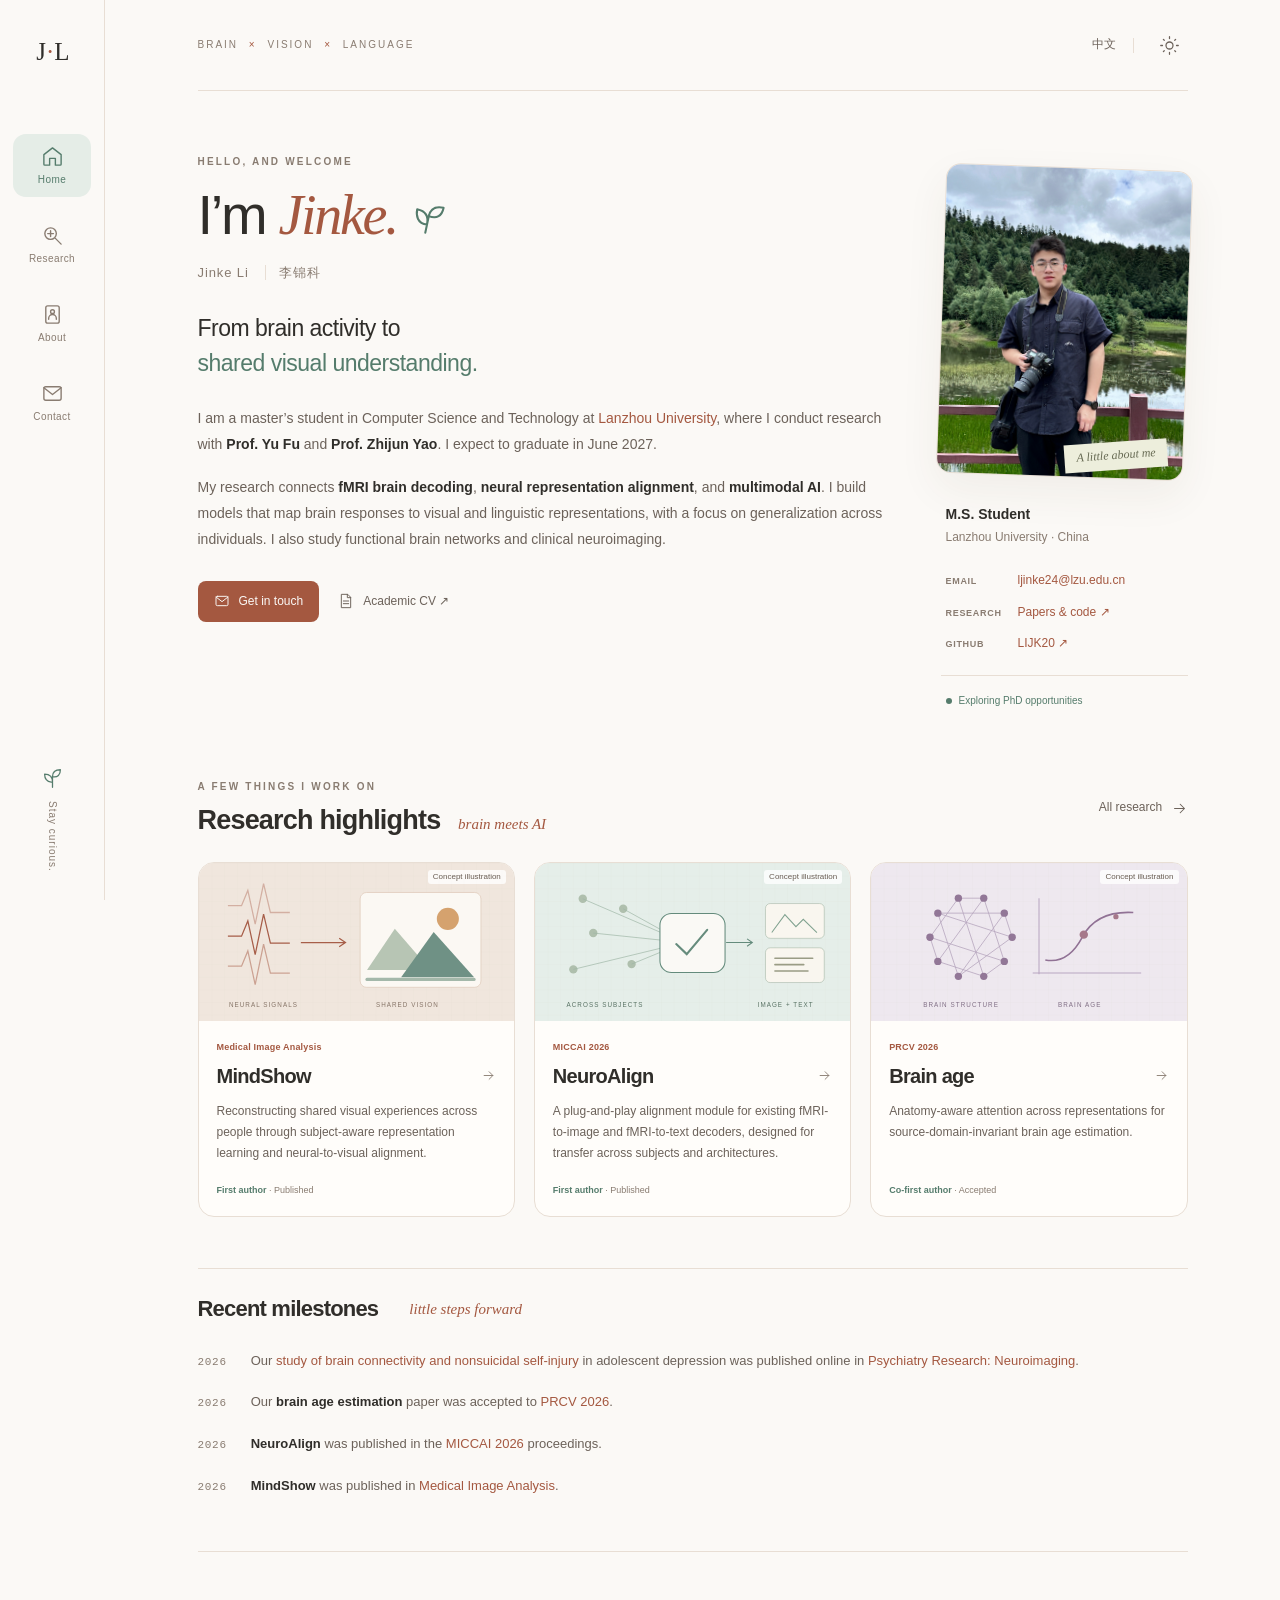
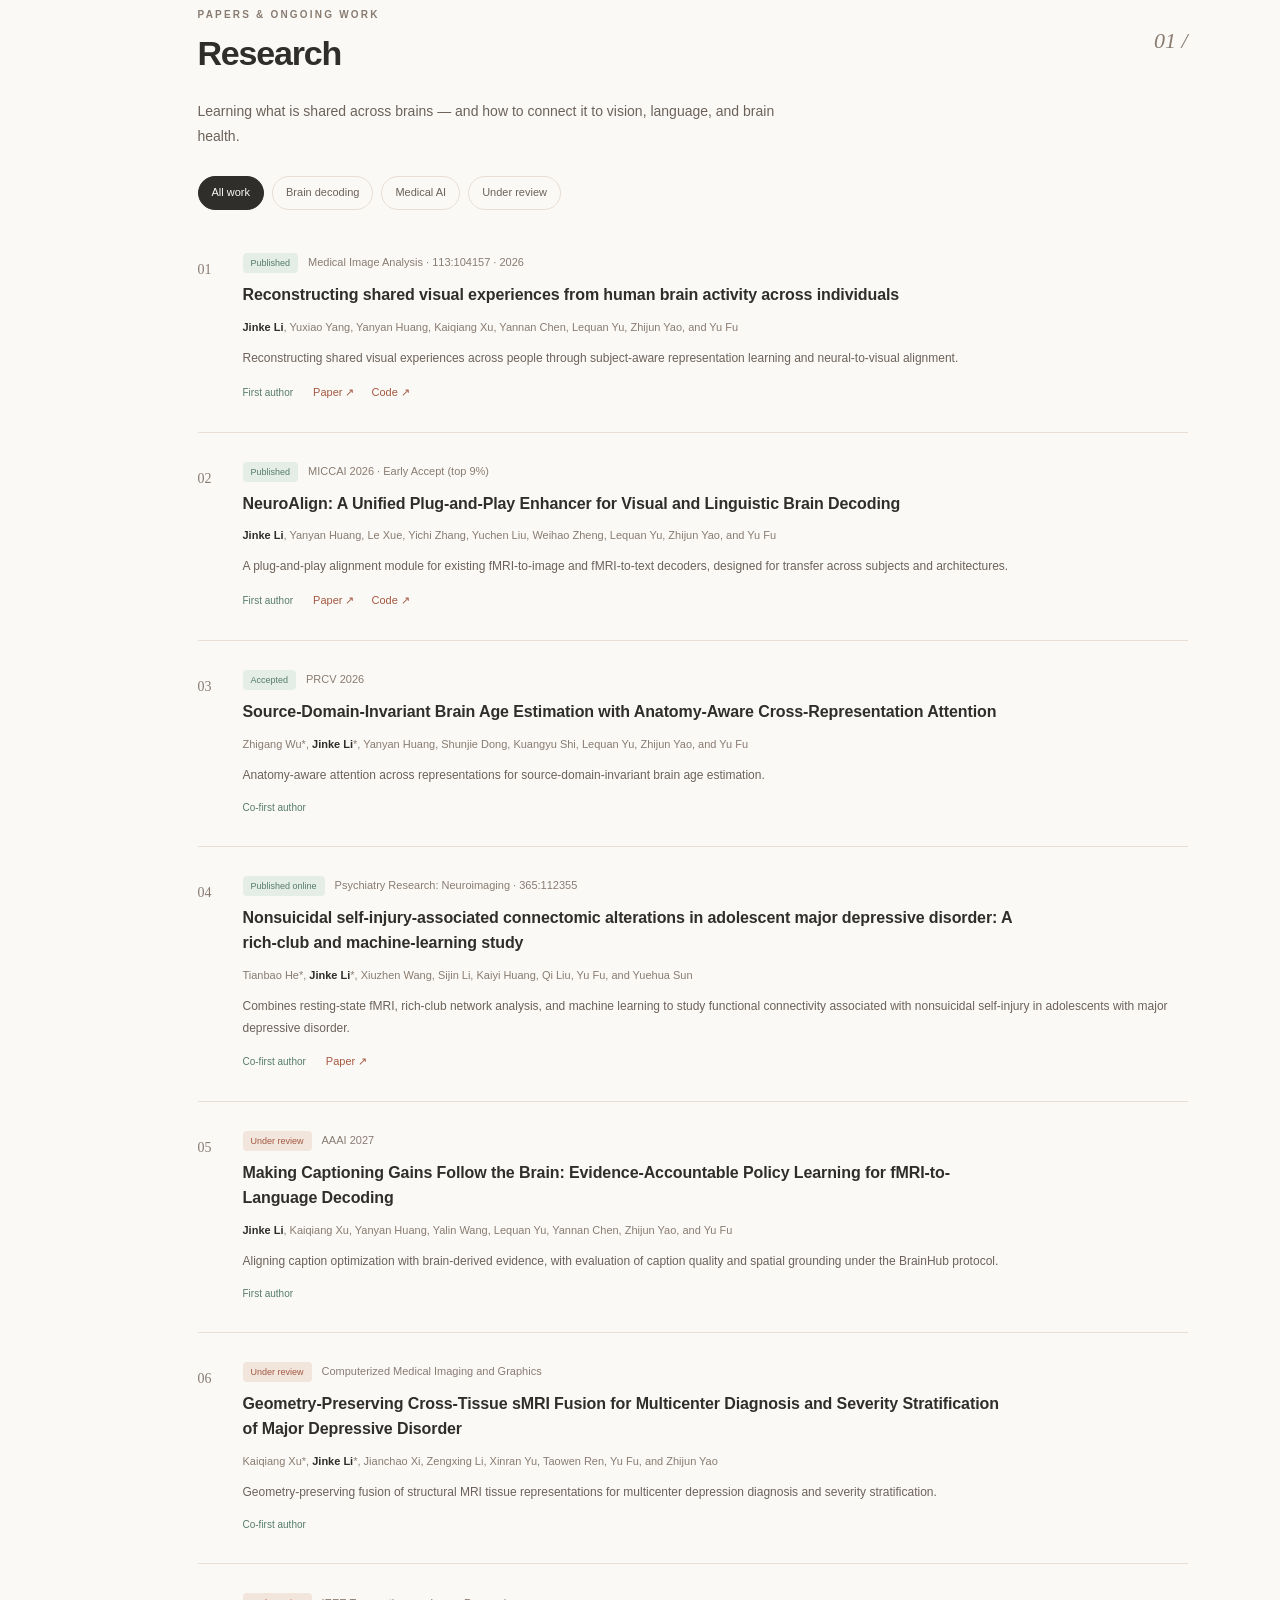
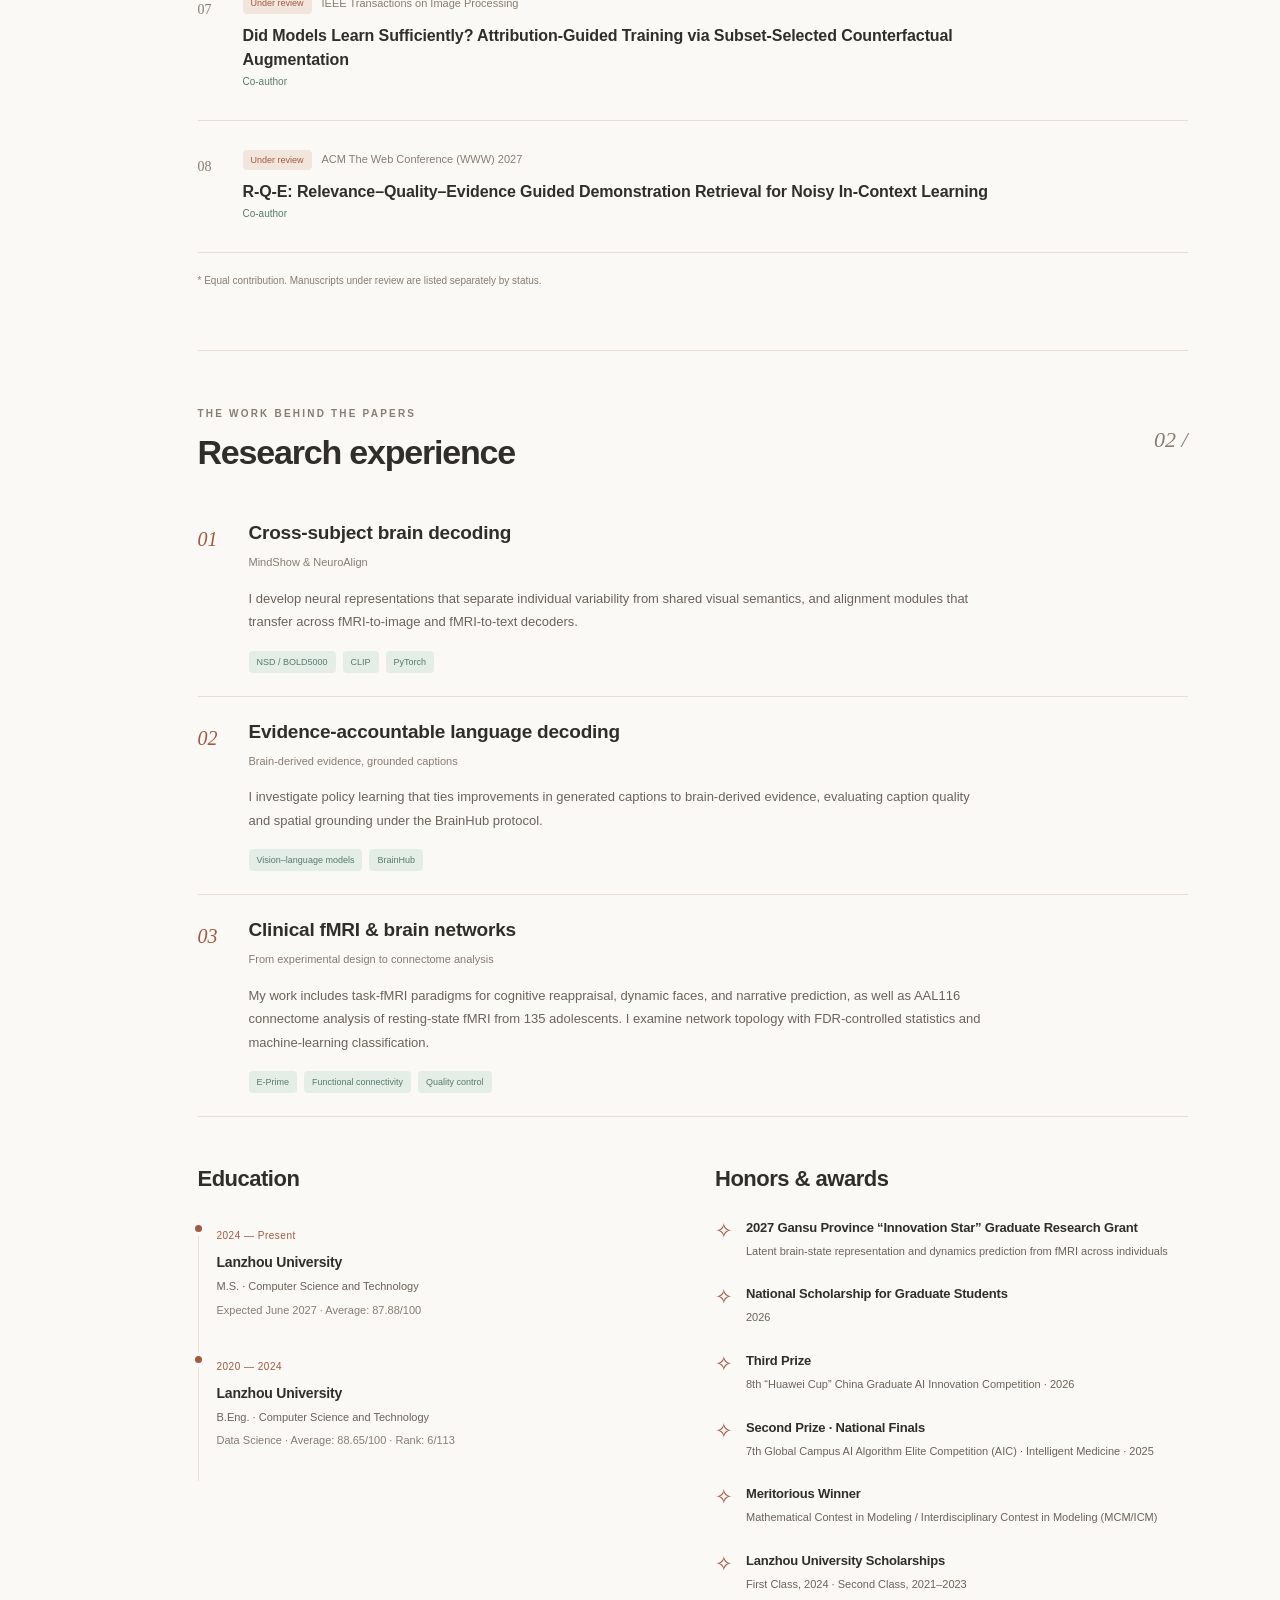
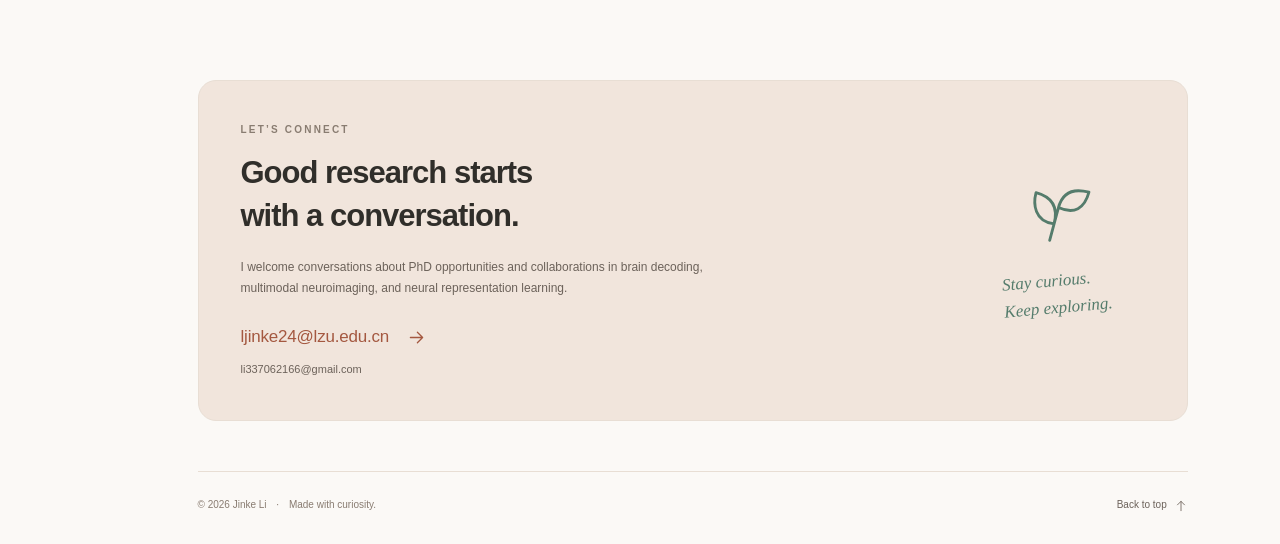
<file: index.html>
<!doctype html>
<html lang="en"><head><meta charset="utf-8"><meta name="viewport" content="width=device-width, initial-scale=1"><meta name="color-scheme" content="light dark"><title>Jinke Li | Brain Decoding & Multimodal AI</title><meta name="description" content="Jinke Li is a master’s student at Lanzhou University researching fMRI brain decoding, neural representation alignment, and multimodal neuroimaging AI."><meta property="og:title" content="Jinke Li · Brain Decoding & Multimodal AI"><meta property="og:description" content="From brain activity to shared visual understanding."><meta property="og:type" content="website"><link rel="icon" type="image/svg+xml" href="assets/favicon.svg"><link rel="stylesheet" href="style.css"><script src="app.js" defer></script></head>
<body><a class="skip-link" href="#main">Skip to content</a>
<aside class="sidebar"><a href="#home" class="monogram" aria-label="Jinke Li — home">J<span>·</span>L</a><nav aria-label="Main navigation"><a href="#home" class="nav-link active" aria-current=location><svg viewBox="0 0 24 24" fill="none" stroke="currentColor" stroke-width="1.45" stroke-linecap="round" stroke-linejoin="round" aria-hidden="true"><path d="m3 10 9-7 9 7v10a1 1 0 0 1-1 1h-5v-7H9v7H4a1 1 0 0 1-1-1z"/></svg><span>Home</span></a><a href="#research" class="nav-link " ><svg viewBox="0 0 24 24" fill="none" stroke="currentColor" stroke-width="1.45" stroke-linecap="round" stroke-linejoin="round" aria-hidden="true"><circle cx="10" cy="10" r="6"/><path d="m15 15 6 6M7 10h6M10 7v6"/></svg><span>Research</span></a><a href="#about" class="nav-link " ><svg viewBox="0 0 24 24" fill="none" stroke="currentColor" stroke-width="1.45" stroke-linecap="round" stroke-linejoin="round" aria-hidden="true"><rect x="5" y="3" width="14" height="18" rx="2"/><circle cx="12" cy="9" r="2"/><path d="M8 17v-1a4 4 0 0 1 8 0v1"/></svg><span>About</span></a><a href="#contact" class="nav-link " ><svg viewBox="0 0 24 24" fill="none" stroke="currentColor" stroke-width="1.45" stroke-linecap="round" stroke-linejoin="round" aria-hidden="true"><rect x="3" y="5" width="18" height="14" rx="2"/><path d="m3 6 9 7 9-7"/></svg><span>Contact</span></a></nav><div class="sidebar-end"><span class="tiny-leaf"><svg viewBox="0 0 24 24" fill="none" stroke="currentColor" stroke-width="1.45" stroke-linecap="round" stroke-linejoin="round" aria-hidden="true"><path d="M12 22V9m0 7C5 17 3 11 3 7c7 0 9 4 9 9zm0-6c0-6 4-8 9-8 0 6-3 9-9 8z"/></svg></span><span>Stay curious.</span></div></aside>
<div class="page-shell"><header class="topbar"><span class="eyebrow">BRAIN <i>×</i> VISION <i>×</i> LANGUAGE</span><div class="top-actions"><a class="language" href="zh.html" lang="zh-CN" aria-label="切换到中文">中文</a><span class="top-divider"></span><button class="theme-toggle" type="button" aria-label="Switch to dark theme" aria-pressed="false"><svg viewBox="0 0 24 24" fill="none" stroke="currentColor" stroke-width="1.45" stroke-linecap="round" stroke-linejoin="round" aria-hidden="true"><circle cx="12" cy="12" r="4"/><path d="M12 2v2m0 16v2M2 12h2m16 0h2M5 5l1 1m12 12 1 1M5 19l1-1M18 6l1-1"/></svg></button></div></header>
<main id="main">
<section id="home" class="hero"><div class="intro"><span class="section-kicker">HELLO, AND WELCOME</span><h1>I’m <em>Jinke.</em><span class="hello-leaf"><svg viewBox="0 0 24 24" fill="none" stroke="currentColor" stroke-width="1.45" stroke-linecap="round" stroke-linejoin="round" aria-hidden="true"><path d="M12 22V9m0 7C5 17 3 11 3 7c7 0 9 4 9 9zm0-6c0-6 4-8 9-8 0 6-3 9-9 8z"/></svg></span></h1><p class="full-name">Jinke Li <span>李锦科</span></p><p class="lead">From brain activity to<br><span>shared visual understanding.</span></p><p>I am a master’s student in Computer Science and Technology at <a href="https://www.lzu.edu.cn/" target="_blank" rel="noopener noreferrer">Lanzhou University</a>, where I conduct research with <strong>Prof. Yu Fu</strong> and <strong>Prof. Zhijun Yao</strong>. I expect to graduate in June 2027.</p><p>My research connects <strong>fMRI brain decoding</strong>, <strong>neural representation alignment</strong>, and <strong>multimodal AI</strong>. I build models that map brain responses to visual and linguistic representations, with a focus on generalization across individuals. I also study functional brain networks and clinical neuroimaging.</p><div class="hero-links"><a class="button primary" href="mailto:ljinke24@lzu.edu.cn"><svg viewBox="0 0 24 24" fill="none" stroke="currentColor" stroke-width="1.45" stroke-linecap="round" stroke-linejoin="round" aria-hidden="true"><rect x="3" y="5" width="18" height="14" rx="2"/><path d="m3 6 9 7 9-7"/></svg>Get in touch</a><a class="button quiet" href="assets/Jinke-Li-CV.pdf" target="_blank" rel="noopener"><svg viewBox="0 0 24 24" fill="none" stroke="currentColor" stroke-width="1.45" stroke-linecap="round" stroke-linejoin="round" aria-hidden="true"><path d="M14 2H5v20h14V7zM14 2v5h5M8 12h8M8 16h8"/></svg>Academic CV ↗</a></div></div><aside class="profile"><div class="portrait-frame"><img src="assets/portrait.jpg?v=outdoor-20260907" alt="Portrait of Jinke Li" width="3024" height="4032" fetchpriority="high"><span class="portrait-note">A little about me</span></div><div class="profile-caption"><strong>M.S. Student</strong><span>Lanzhou University · China</span></div><div class="profile-contact"><span>EMAIL</span><a href="mailto:ljinke24@lzu.edu.cn">ljinke24@lzu.edu.cn</a></div><div class="profile-contact"><span>RESEARCH</span><a href="#research">Papers & code ↗</a></div><div class="profile-contact"><span>GITHUB</span><a href="https://github.com/LIJK20" target="_blank" rel="noopener noreferrer">LIJK20 ↗</a></div><div class="availability"><span class="status-dot"></span>Exploring PhD opportunities</div></aside></section>
<section class="highlights" aria-labelledby="highlight-title"><div class="section-heading"><div><span class="section-kicker">A FEW THINGS I WORK ON</span><h2 id="highlight-title">Research highlights <span class="handwritten">brain meets AI</span></h2></div><a class="text-link" href="#research">All research <svg viewBox="0 0 24 24" fill="none" stroke="currentColor" stroke-width="1.45" stroke-linecap="round" stroke-linejoin="round" aria-hidden="true"><path d="M5 12h14m-6-6 6 6-6 6"/></svg></a></div><div class="research-grid"><a class="research-card" href="#mindshow"><div class="card-art"><img src="assets/mindshow.svg" alt="Conceptual illustration for MindShow" width="600" height="300"><span class="art-label">Concept illustration</span></div><div class="card-body"><span class="card-venue">Medical Image Analysis</span><h3>MindShow<svg viewBox="0 0 24 24" fill="none" stroke="currentColor" stroke-width="1.45" stroke-linecap="round" stroke-linejoin="round" aria-hidden="true"><path d="M5 12h14m-6-6 6 6-6 6"/></svg></h3><p>Reconstructing shared visual experiences across people through subject-aware representation learning and neural-to-visual alignment.</p><span class="card-role">First author <span>· Published</span></span></div></a><a class="research-card" href="#neuroalign"><div class="card-art"><img src="assets/neuroalign.svg" alt="Conceptual illustration for NeuroAlign" width="600" height="300"><span class="art-label">Concept illustration</span></div><div class="card-body"><span class="card-venue">MICCAI 2026</span><h3>NeuroAlign<svg viewBox="0 0 24 24" fill="none" stroke="currentColor" stroke-width="1.45" stroke-linecap="round" stroke-linejoin="round" aria-hidden="true"><path d="M5 12h14m-6-6 6 6-6 6"/></svg></h3><p>A plug-and-play alignment module for existing fMRI-to-image and fMRI-to-text decoders, designed for transfer across subjects and architectures.</p><span class="card-role">First author <span>· Published</span></span></div></a><a class="research-card" href="#brainage"><div class="card-art"><img src="assets/brainage.svg" alt="Conceptual illustration for Brain age" width="600" height="300"><span class="art-label">Concept illustration</span></div><div class="card-body"><span class="card-venue">PRCV 2026</span><h3>Brain age<svg viewBox="0 0 24 24" fill="none" stroke="currentColor" stroke-width="1.45" stroke-linecap="round" stroke-linejoin="round" aria-hidden="true"><path d="M5 12h14m-6-6 6 6-6 6"/></svg></h3><p>Anatomy-aware attention across representations for source-domain-invariant brain age estimation.</p><span class="card-role">Co-first author <span>· Accepted</span></span></div></a></div></section>
<section class="news" aria-labelledby="news-title"><div class="section-heading"><h2 id="news-title">Recent milestones</h2><span class="handwritten">little steps forward</span></div><div class="news-list"><div><span class="news-year">2026</span><p>Our <a href="#nssi-connectome">study of brain connectivity and nonsuicidal self-injury</a> in adolescent depression was published online in <span class="accent">Psychiatry Research: Neuroimaging</span>.</p></div><div><span class="news-year">2026</span><p>Our <strong>brain age estimation</strong> paper was accepted to <span class="accent">PRCV 2026</span>.</p></div><div><span class="news-year">2026</span><p><strong>NeuroAlign</strong> was published in the <span class="accent">MICCAI 2026</span> proceedings.</p></div><div><span class="news-year">2026</span><p><strong>MindShow</strong> was published in <span class="accent">Medical Image Analysis</span>.</p></div></div></section>
<section id="research" class="major-section"><div class="section-heading"><div><span class="section-kicker">PAPERS & ONGOING WORK</span><h2>Research</h2></div><span class="section-index">01 /</span></div><p class="section-intro">Learning what is shared across brains — and how to connect it to vision, language, and brain health.</p><div class="filters" role="group" aria-label="Filter publications"><button type="button" data-filter="all" class="selected" aria-pressed="true">All work</button><button type="button" data-filter="decoding" aria-pressed="false">Brain decoding</button><button type="button" data-filter="medical" aria-pressed="false">Medical AI</button><button type="button" data-filter="review" aria-pressed="false">Under review</button></div><p class="filter-status sr-only" aria-live="polite"></p><div class="publications"><article class="publication" id="mindshow" data-category="decoding published"><span class="pub-number">01</span><div><div class="pub-meta"><span class="status published">Published</span><span>Medical Image Analysis · 113:104157 · 2026</span></div><h3>Reconstructing shared visual experiences from human brain activity across individuals</h3><p class="authors"><strong>Jinke Li</strong>, Yuxiao Yang, Yanyan Huang, Kaiqiang Xu, Yannan Chen, Lequan Yu, Zhijun Yao, and Yu Fu</p><p class="pub-description">Reconstructing shared visual experiences across people through subject-aware representation learning and neural-to-visual alignment.</p><div class="pub-links"><span class="author-role">First author</span><a href="https://doi.org/10.1016/j.media.2026.104157" target="_blank" rel="noopener noreferrer">Paper ↗</a><a href="https://github.com/AI-NMI/MindShow" target="_blank" rel="noopener noreferrer">Code ↗</a></div></div></article><article class="publication" id="neuroalign" data-category="decoding published"><span class="pub-number">02</span><div><div class="pub-meta"><span class="status published">Published</span><span>MICCAI 2026 · Early Accept (top 9%)</span></div><h3>NeuroAlign: A Unified Plug-and-Play Enhancer for Visual and Linguistic Brain Decoding</h3><p class="authors"><strong>Jinke Li</strong>, Yanyan Huang, Le Xue, Yichi Zhang, Yuchen Liu, Weihao Zheng, Lequan Yu, Zhijun Yao, and Yu Fu</p><p class="pub-description">A plug-and-play alignment module for existing fMRI-to-image and fMRI-to-text decoders, designed for transfer across subjects and architectures.</p><div class="pub-links"><span class="author-role">First author</span><a href="https://doi.org/10.1007/978-3-032-38239-9_39" target="_blank" rel="noopener noreferrer">Paper ↗</a><a href="https://github.com/LIJK20/NeuroAlign" target="_blank" rel="noopener noreferrer">Code ↗</a></div></div></article><article class="publication" id="brainage" data-category="medical accepted"><span class="pub-number">03</span><div><div class="pub-meta"><span class="status accepted">Accepted</span><span>PRCV 2026</span></div><h3>Source-Domain-Invariant Brain Age Estimation with Anatomy-Aware Cross-Representation Attention</h3><p class="authors">Zhigang Wu*, <strong>Jinke Li</strong>*, Yanyan Huang, Shunjie Dong, Kuangyu Shi, Lequan Yu, Zhijun Yao, and Yu Fu</p><p class="pub-description">Anatomy-aware attention across representations for source-domain-invariant brain age estimation.</p><div class="pub-links"><span class="author-role">Co-first author</span></div></div></article><article class="publication" id="nssi-connectome" data-category="medical published"><span class="pub-number">04</span><div><div class="pub-meta"><span class="status published">Published online</span><span>Psychiatry Research: Neuroimaging · 365:112355</span></div><h3>Nonsuicidal self-injury-associated connectomic alterations in adolescent major depressive disorder: A rich-club and machine-learning study</h3><p class="authors">Tianbao He*, <strong>Jinke Li</strong>*, Xiuzhen Wang, Sijin Li, Kaiyi Huang, Qi Liu, Yu Fu, and Yuehua Sun</p><p class="pub-description">Combines resting-state fMRI, rich-club network analysis, and machine learning to study functional connectivity associated with nonsuicidal self-injury in adolescents with major depressive disorder.</p><div class="pub-links"><span class="author-role">Co-first author</span><a href="https://doi.org/10.1016/j.pscychresns.2026.112355" target="_blank" rel="noopener noreferrer">Paper ↗</a></div></div></article><article class="publication" id="evidence" data-category="decoding review"><span class="pub-number">05</span><div><div class="pub-meta"><span class="status review">Under review</span><span>AAAI 2027</span></div><h3>Making Captioning Gains Follow the Brain: Evidence-Accountable Policy Learning for fMRI-to-Language Decoding</h3><p class="authors"><strong>Jinke Li</strong>, Kaiqiang Xu, Yanyan Huang, Yalin Wang, Lequan Yu, Yannan Chen, Zhijun Yao, and Yu Fu</p><p class="pub-description">Aligning caption optimization with brain-derived evidence, with evaluation of caption quality and spatial grounding under the BrainHub protocol.</p><div class="pub-links"><span class="author-role">First author</span></div></div></article><article class="publication" id="smri" data-category="medical review"><span class="pub-number">06</span><div><div class="pub-meta"><span class="status review">Under review</span><span>Computerized Medical Imaging and Graphics</span></div><h3>Geometry-Preserving Cross-Tissue sMRI Fusion for Multicenter Diagnosis and Severity Stratification of Major Depressive Disorder</h3><p class="authors">Kaiqiang Xu*, <strong>Jinke Li</strong>*, Jianchao Xi, Zengxing Li, Xinran Yu, Taowen Ren, Yu Fu, and Zhijun Yao</p><p class="pub-description">Geometry-preserving fusion of structural MRI tissue representations for multicenter depression diagnosis and severity stratification.</p><div class="pub-links"><span class="author-role">Co-first author</span></div></div></article><article class="publication" id="counterfactual-augmentation" data-category="review"><span class="pub-number">07</span><div><div class="pub-meta"><span class="status review">Under review</span><span>IEEE Transactions on Image Processing</span></div><h3>Did Models Learn Sufficiently? Attribution-Guided Training via Subset-Selected Counterfactual Augmentation</h3><div class="pub-links"><span class="author-role">Co-author</span></div></div></article><article class="publication" id="rqe" data-category="review"><span class="pub-number">08</span><div><div class="pub-meta"><span class="status review">Under review</span><span>ACM The Web Conference (WWW) 2027</span></div><h3>R-Q-E: Relevance–Quality–Evidence Guided Demonstration Retrieval for Noisy In-Context Learning</h3><div class="pub-links"><span class="author-role">Co-author</span></div></div></article></div><p class="publication-note">* Equal contribution. Manuscripts under review are listed separately by status.</p></section>
<section id="about" class="major-section"><div class="section-heading"><div><span class="section-kicker">THE WORK BEHIND THE PAPERS</span><h2>Research experience</h2></div><span class="section-index">02 /</span></div><div class="experience-list"><article class="experience"><span class="exp-number">01</span><div><h3>Cross-subject brain decoding</h3><p class="exp-sub">MindShow & NeuroAlign</p><p>I develop neural representations that separate individual variability from shared visual semantics, and alignment modules that transfer across fMRI-to-image and fMRI-to-text decoders.</p><div class="tags"><span>NSD / BOLD5000</span><span>CLIP</span><span>PyTorch</span></div></div></article><article class="experience"><span class="exp-number">02</span><div><h3>Evidence-accountable language decoding</h3><p class="exp-sub">Brain-derived evidence, grounded captions</p><p>I investigate policy learning that ties improvements in generated captions to brain-derived evidence, evaluating caption quality and spatial grounding under the BrainHub protocol.</p><div class="tags"><span>Vision–language models</span><span>BrainHub</span></div></div></article><article class="experience"><span class="exp-number">03</span><div><h3>Clinical fMRI & brain networks</h3><p class="exp-sub">From experimental design to connectome analysis</p><p>My work includes task-fMRI paradigms for cognitive reappraisal, dynamic faces, and narrative prediction, as well as AAL116 connectome analysis of resting-state fMRI from 135 adolescents. I examine network topology with FDR-controlled statistics and machine-learning classification.</p><div class="tags"><span>E-Prime</span><span>Functional connectivity</span><span>Quality control</span></div></div></article></div><div class="about-grid"><section class="education"><h2>Education</h2><article><span class="date">2024 — Present</span><h3>Lanzhou University</h3><p>M.S. · Computer Science and Technology</p><p class="muted">Expected June 2027 · Average: 87.88/100</p></article><article><span class="date">2020 — 2024</span><h3>Lanzhou University</h3><p>B.Eng. · Computer Science and Technology</p><p class="muted">Data Science · Average: 88.65/100 · Rank: 6/113</p></article></section><section class="honors"><h2>Honors & awards</h2><article><span class="award-symbol">✧</span><div><h3>2027 Gansu Province “Innovation Star” Graduate Research Grant</h3><p>Latent brain-state representation and dynamics prediction from fMRI across individuals</p></div></article><article><span class="award-symbol">✧</span><div><h3>National Scholarship for Graduate Students</h3><p>2026</p></div></article><article><span class="award-symbol">✧</span><div><h3>Third Prize</h3><p>8th “Huawei Cup” China Graduate AI Innovation Competition · 2026</p></div></article><article><span class="award-symbol">✧</span><div><h3>Second Prize · National Finals</h3><p>7th Global Campus AI Algorithm Elite Competition (AIC) · Intelligent Medicine · 2025</p></div></article><article><span class="award-symbol">✧</span><div><h3>Meritorious Winner</h3><p>Mathematical Contest in Modeling / Interdisciplinary Contest in Modeling (MCM/ICM)</p></div></article><article><span class="award-symbol">✧</span><div><h3>Lanzhou University Scholarships</h3><p>First Class, 2024 · Second Class, 2021–2023</p></div></article></section></div></section>
<section id="contact" class="contact-panel"><div><span class="section-kicker">LET’S CONNECT</span><h2>Good research starts<br>with a conversation.</h2><p>I welcome conversations about PhD opportunities and collaborations in brain decoding, multimodal neuroimaging, and neural representation learning.</p><a class="contact-email" href="mailto:ljinke24@lzu.edu.cn">ljinke24@lzu.edu.cn <svg viewBox="0 0 24 24" fill="none" stroke="currentColor" stroke-width="1.45" stroke-linecap="round" stroke-linejoin="round" aria-hidden="true"><path d="M5 12h14m-6-6 6 6-6 6"/></svg></a><a class="secondary-email" href="mailto:li337062166@gmail.com">li337062166@gmail.com</a></div><div class="contact-art" aria-hidden="true"><svg viewBox="0 0 24 24" fill="none" stroke="currentColor" stroke-width="1.45" stroke-linecap="round" stroke-linejoin="round" aria-hidden="true"><path d="M12 22V9m0 7C5 17 3 11 3 7c7 0 9 4 9 9zm0-6c0-6 4-8 9-8 0 6-3 9-9 8z"/></svg><span>Stay curious.<br>Keep exploring.</span></div></section>
</main><footer><span>© 2026 Jinke Li <span class="footer-dot">·</span> Made with curiosity.</span><a href="#home">Back to top <svg viewBox="0 0 24 24" fill="none" stroke="currentColor" stroke-width="1.45" stroke-linecap="round" stroke-linejoin="round" aria-hidden="true"><path d="M12 20V4m-6 6 6-6 6 6"/></svg></a></footer></div><noscript><style>.filters,.theme-toggle{display:none}</style></noscript></body></html>
</file>
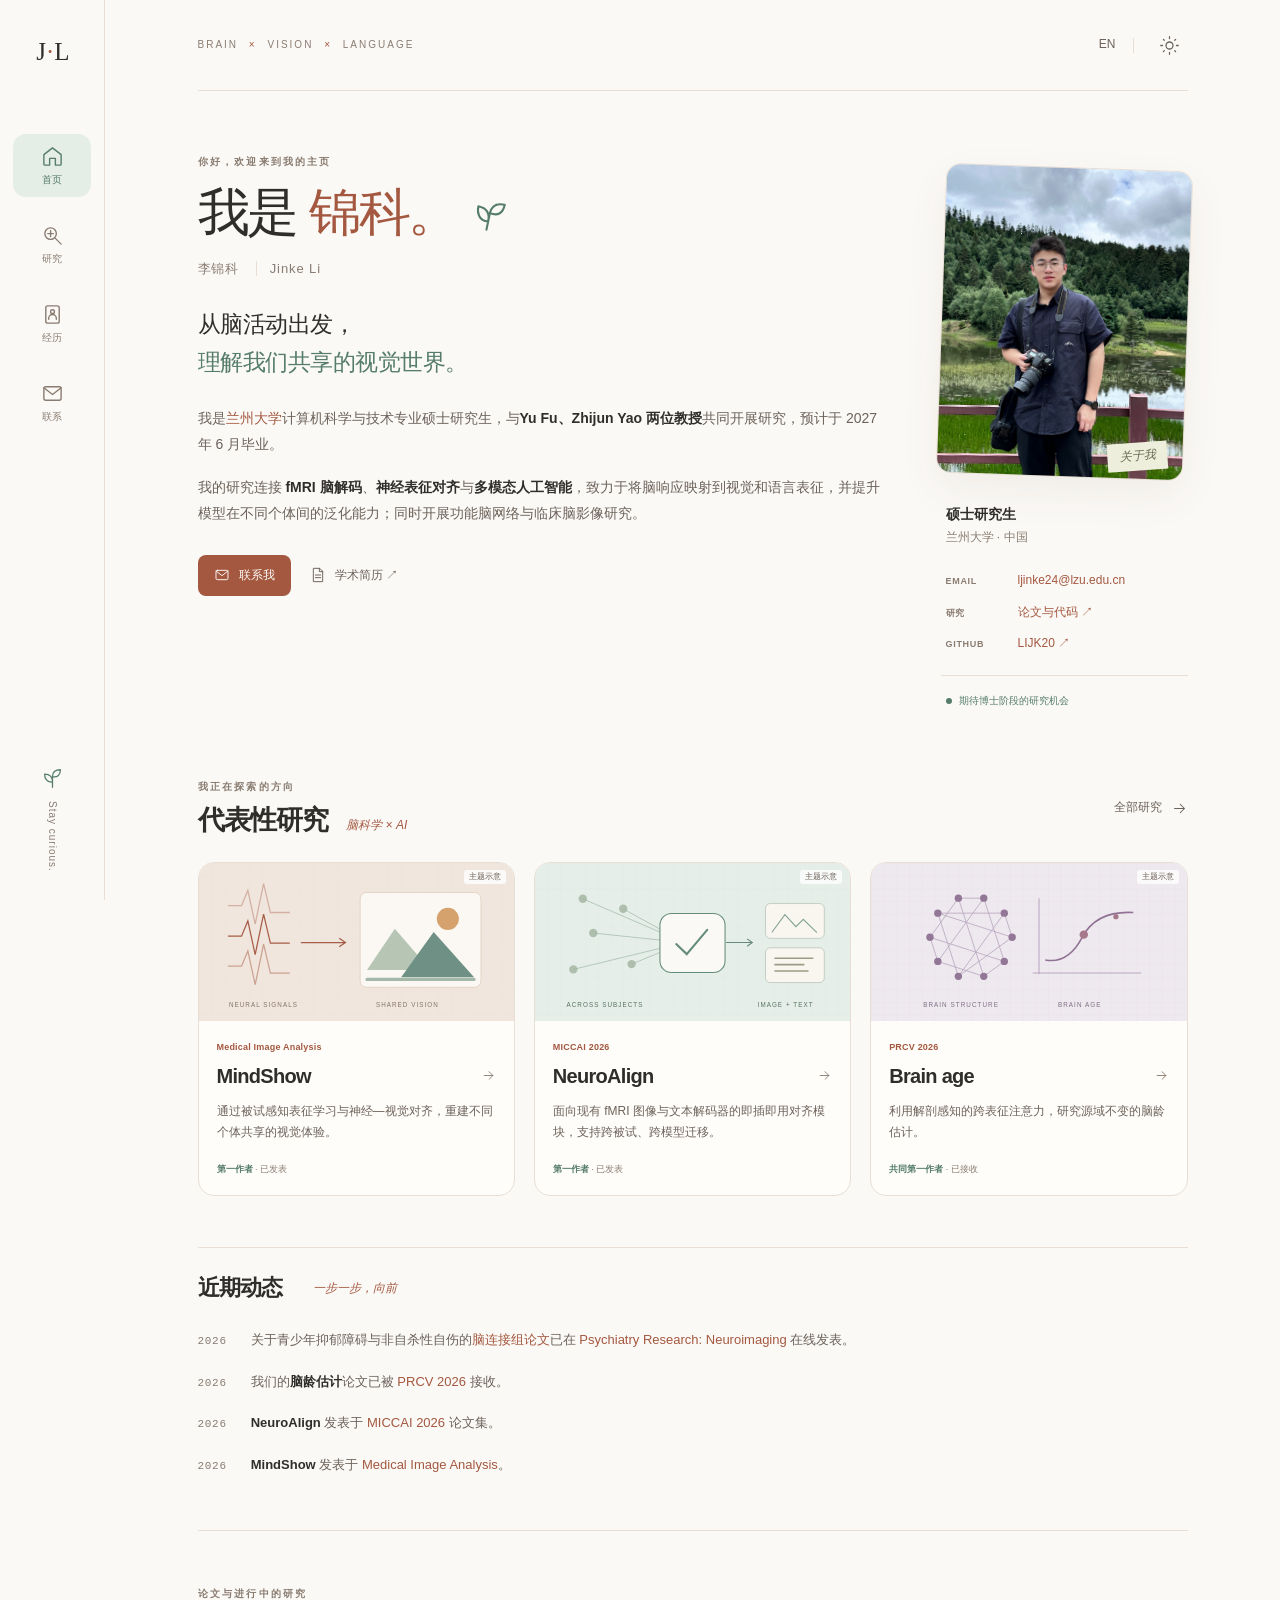
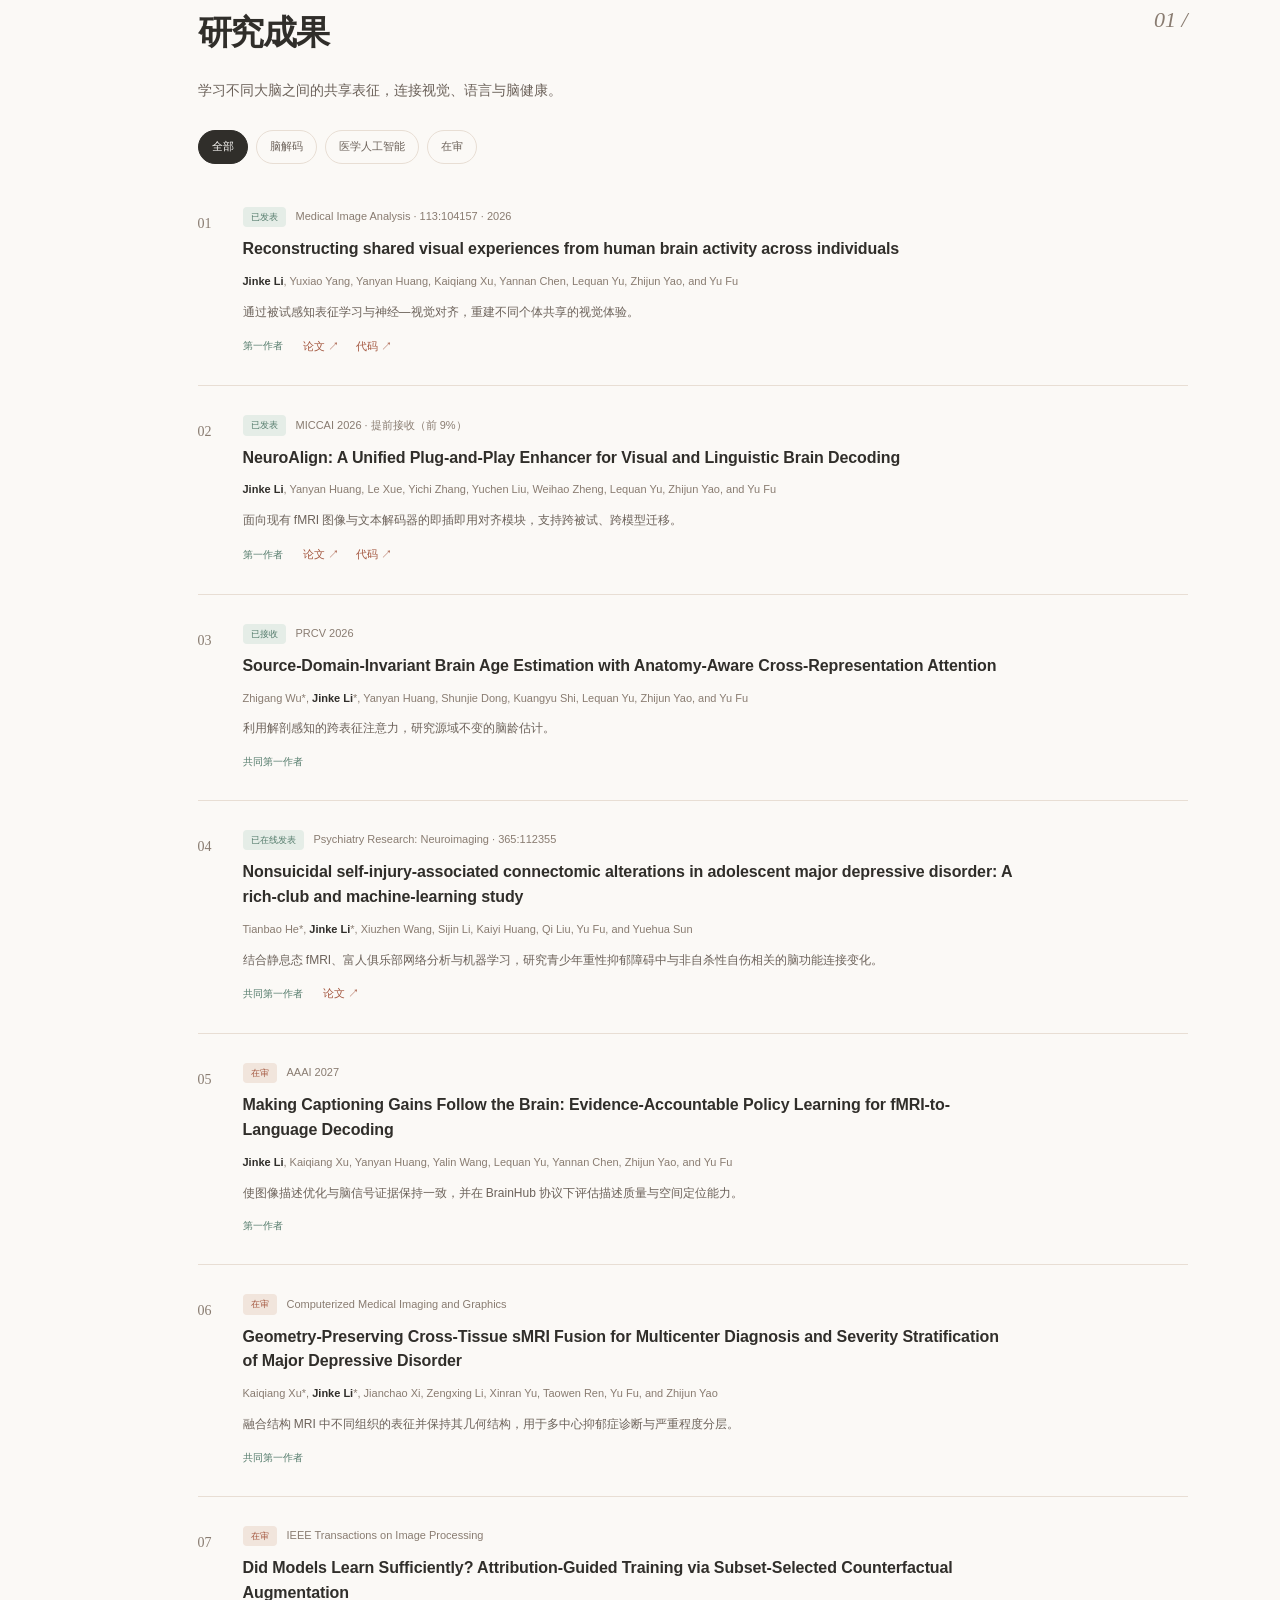
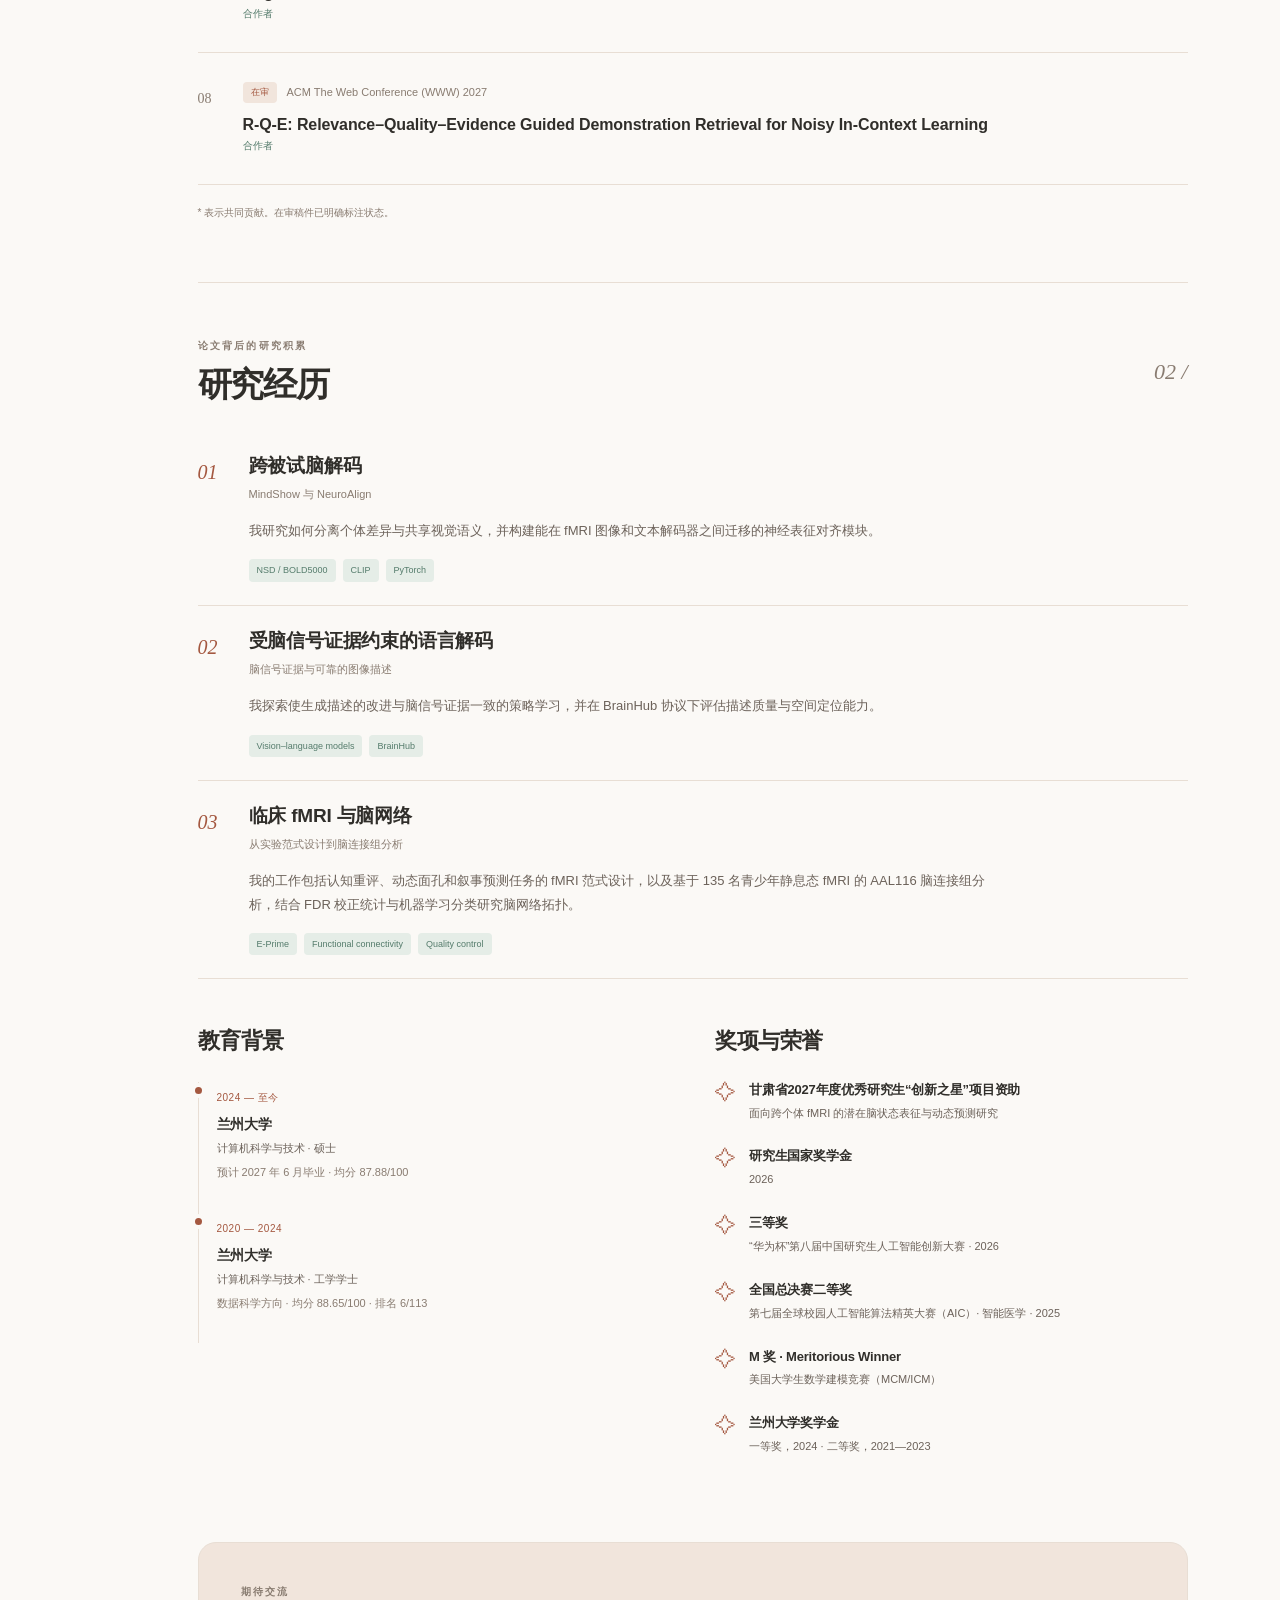
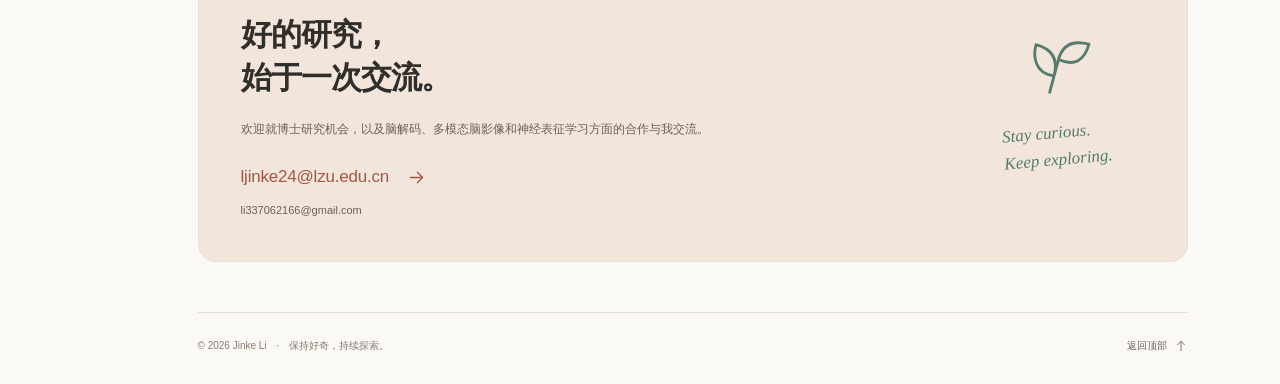
<file: zh.html>
<!doctype html>
<html lang="zh-CN"><head><meta charset="utf-8"><meta name="viewport" content="width=device-width, initial-scale=1"><meta name="color-scheme" content="light dark"><title>李锦科 Jinke Li | 脑解码与多模态人工智能</title><meta name="description" content="李锦科，兰州大学硕士研究生，研究 fMRI 脑解码、跨被试神经表征对齐与多模态脑影像人工智能。"><meta property="og:title" content="Jinke Li · Brain Decoding & Multimodal AI"><meta property="og:description" content="From brain activity to shared visual understanding."><meta property="og:type" content="website"><link rel="icon" type="image/svg+xml" href="assets/favicon.svg"><link rel="stylesheet" href="style.css"><script src="app.js" defer></script></head>
<body><a class="skip-link" href="#main">跳转到正文</a>
<aside class="sidebar"><a href="#home" class="monogram" aria-label="Jinke Li — 首页">J<span>·</span>L</a><nav aria-label="主导航"><a href="#home" class="nav-link active" aria-current=location><svg viewBox="0 0 24 24" fill="none" stroke="currentColor" stroke-width="1.45" stroke-linecap="round" stroke-linejoin="round" aria-hidden="true"><path d="m3 10 9-7 9 7v10a1 1 0 0 1-1 1h-5v-7H9v7H4a1 1 0 0 1-1-1z"/></svg><span>首页</span></a><a href="#research" class="nav-link " ><svg viewBox="0 0 24 24" fill="none" stroke="currentColor" stroke-width="1.45" stroke-linecap="round" stroke-linejoin="round" aria-hidden="true"><circle cx="10" cy="10" r="6"/><path d="m15 15 6 6M7 10h6M10 7v6"/></svg><span>研究</span></a><a href="#about" class="nav-link " ><svg viewBox="0 0 24 24" fill="none" stroke="currentColor" stroke-width="1.45" stroke-linecap="round" stroke-linejoin="round" aria-hidden="true"><rect x="5" y="3" width="14" height="18" rx="2"/><circle cx="12" cy="9" r="2"/><path d="M8 17v-1a4 4 0 0 1 8 0v1"/></svg><span>经历</span></a><a href="#contact" class="nav-link " ><svg viewBox="0 0 24 24" fill="none" stroke="currentColor" stroke-width="1.45" stroke-linecap="round" stroke-linejoin="round" aria-hidden="true"><rect x="3" y="5" width="18" height="14" rx="2"/><path d="m3 6 9 7 9-7"/></svg><span>联系</span></a></nav><div class="sidebar-end"><span class="tiny-leaf"><svg viewBox="0 0 24 24" fill="none" stroke="currentColor" stroke-width="1.45" stroke-linecap="round" stroke-linejoin="round" aria-hidden="true"><path d="M12 22V9m0 7C5 17 3 11 3 7c7 0 9 4 9 9zm0-6c0-6 4-8 9-8 0 6-3 9-9 8z"/></svg></span><span>Stay curious.</span></div></aside>
<div class="page-shell"><header class="topbar"><span class="eyebrow">BRAIN <i>×</i> VISION <i>×</i> LANGUAGE</span><div class="top-actions"><a class="language" href="index.html" lang="en" aria-label="Switch to English">EN</a><span class="top-divider"></span><button class="theme-toggle" type="button" aria-label="切换到深色模式" aria-pressed="false"><svg viewBox="0 0 24 24" fill="none" stroke="currentColor" stroke-width="1.45" stroke-linecap="round" stroke-linejoin="round" aria-hidden="true"><circle cx="12" cy="12" r="4"/><path d="M12 2v2m0 16v2M2 12h2m16 0h2M5 5l1 1m12 12 1 1M5 19l1-1M18 6l1-1"/></svg></button></div></header>
<main id="main">
<section id="home" class="hero"><div class="intro"><span class="section-kicker">你好，欢迎来到我的主页</span><h1>我是 <em>锦科。</em><span class="hello-leaf"><svg viewBox="0 0 24 24" fill="none" stroke="currentColor" stroke-width="1.45" stroke-linecap="round" stroke-linejoin="round" aria-hidden="true"><path d="M12 22V9m0 7C5 17 3 11 3 7c7 0 9 4 9 9zm0-6c0-6 4-8 9-8 0 6-3 9-9 8z"/></svg></span></h1><p class="full-name">李锦科 <span>Jinke Li</span></p><p class="lead">从脑活动出发，<br><span>理解我们共享的视觉世界。</span></p><p>我是<a href="https://www.lzu.edu.cn/" target="_blank" rel="noopener noreferrer">兰州大学</a>计算机科学与技术专业硕士研究生，与<strong>Yu Fu、Zhijun Yao 两位教授</strong>共同开展研究，预计于 2027 年 6 月毕业。</p><p>我的研究连接 <strong>fMRI 脑解码</strong>、<strong>神经表征对齐</strong>与<strong>多模态人工智能</strong>，致力于将脑响应映射到视觉和语言表征，并提升模型在不同个体间的泛化能力；同时开展功能脑网络与临床脑影像研究。</p><div class="hero-links"><a class="button primary" href="mailto:ljinke24@lzu.edu.cn"><svg viewBox="0 0 24 24" fill="none" stroke="currentColor" stroke-width="1.45" stroke-linecap="round" stroke-linejoin="round" aria-hidden="true"><rect x="3" y="5" width="18" height="14" rx="2"/><path d="m3 6 9 7 9-7"/></svg>联系我</a><a class="button quiet" href="assets/Jinke-Li-CV.pdf" target="_blank" rel="noopener"><svg viewBox="0 0 24 24" fill="none" stroke="currentColor" stroke-width="1.45" stroke-linecap="round" stroke-linejoin="round" aria-hidden="true"><path d="M14 2H5v20h14V7zM14 2v5h5M8 12h8M8 16h8"/></svg>学术简历 ↗</a></div></div><aside class="profile"><div class="portrait-frame"><img src="assets/portrait.jpg?v=outdoor-20260907" alt="李锦科的个人照片" width="3024" height="4032" fetchpriority="high"><span class="portrait-note">关于我</span></div><div class="profile-caption"><strong>硕士研究生</strong><span>兰州大学 · 中国</span></div><div class="profile-contact"><span>EMAIL</span><a href="mailto:ljinke24@lzu.edu.cn">ljinke24@lzu.edu.cn</a></div><div class="profile-contact"><span>研究</span><a href="#research">论文与代码 ↗</a></div><div class="profile-contact"><span>GITHUB</span><a href="https://github.com/LIJK20" target="_blank" rel="noopener noreferrer">LIJK20 ↗</a></div><div class="availability"><span class="status-dot"></span>期待博士阶段的研究机会</div></aside></section>
<section class="highlights" aria-labelledby="highlight-title"><div class="section-heading"><div><span class="section-kicker">我正在探索的方向</span><h2 id="highlight-title">代表性研究 <span class="handwritten">脑科学 × AI</span></h2></div><a class="text-link" href="#research">全部研究 <svg viewBox="0 0 24 24" fill="none" stroke="currentColor" stroke-width="1.45" stroke-linecap="round" stroke-linejoin="round" aria-hidden="true"><path d="M5 12h14m-6-6 6 6-6 6"/></svg></a></div><div class="research-grid"><a class="research-card" href="#mindshow"><div class="card-art"><img src="assets/mindshow.svg" alt="研究主题概念插图： MindShow" width="600" height="300"><span class="art-label">主题示意</span></div><div class="card-body"><span class="card-venue">Medical Image Analysis</span><h3>MindShow<svg viewBox="0 0 24 24" fill="none" stroke="currentColor" stroke-width="1.45" stroke-linecap="round" stroke-linejoin="round" aria-hidden="true"><path d="M5 12h14m-6-6 6 6-6 6"/></svg></h3><p>通过被试感知表征学习与神经—视觉对齐，重建不同个体共享的视觉体验。</p><span class="card-role">第一作者 <span>· 已发表</span></span></div></a><a class="research-card" href="#neuroalign"><div class="card-art"><img src="assets/neuroalign.svg" alt="研究主题概念插图： NeuroAlign" width="600" height="300"><span class="art-label">主题示意</span></div><div class="card-body"><span class="card-venue">MICCAI 2026</span><h3>NeuroAlign<svg viewBox="0 0 24 24" fill="none" stroke="currentColor" stroke-width="1.45" stroke-linecap="round" stroke-linejoin="round" aria-hidden="true"><path d="M5 12h14m-6-6 6 6-6 6"/></svg></h3><p>面向现有 fMRI 图像与文本解码器的即插即用对齐模块，支持跨被试、跨模型迁移。</p><span class="card-role">第一作者 <span>· 已发表</span></span></div></a><a class="research-card" href="#brainage"><div class="card-art"><img src="assets/brainage.svg" alt="研究主题概念插图： Brain age" width="600" height="300"><span class="art-label">主题示意</span></div><div class="card-body"><span class="card-venue">PRCV 2026</span><h3>Brain age<svg viewBox="0 0 24 24" fill="none" stroke="currentColor" stroke-width="1.45" stroke-linecap="round" stroke-linejoin="round" aria-hidden="true"><path d="M5 12h14m-6-6 6 6-6 6"/></svg></h3><p>利用解剖感知的跨表征注意力，研究源域不变的脑龄估计。</p><span class="card-role">共同第一作者 <span>· 已接收</span></span></div></a></div></section>
<section class="news" aria-labelledby="news-title"><div class="section-heading"><h2 id="news-title">近期动态</h2><span class="handwritten">一步一步，向前</span></div><div class="news-list"><div><span class="news-year">2026</span><p>关于青少年抑郁障碍与非自杀性自伤的<a href="#nssi-connectome">脑连接组论文</a>已在 <span class="accent">Psychiatry Research: Neuroimaging</span> 在线发表。</p></div><div><span class="news-year">2026</span><p>我们的<strong>脑龄估计</strong>论文已被 <span class="accent">PRCV 2026</span> 接收。</p></div><div><span class="news-year">2026</span><p><strong>NeuroAlign</strong> 发表于 <span class="accent">MICCAI 2026</span> 论文集。</p></div><div><span class="news-year">2026</span><p><strong>MindShow</strong> 发表于 <span class="accent">Medical Image Analysis</span>。</p></div></div></section>
<section id="research" class="major-section"><div class="section-heading"><div><span class="section-kicker">论文与进行中的研究</span><h2>研究成果</h2></div><span class="section-index">01 /</span></div><p class="section-intro">学习不同大脑之间的共享表征，连接视觉、语言与脑健康。</p><div class="filters" role="group" aria-label="筛选论文"><button type="button" data-filter="all" class="selected" aria-pressed="true">全部</button><button type="button" data-filter="decoding" aria-pressed="false">脑解码</button><button type="button" data-filter="medical" aria-pressed="false">医学人工智能</button><button type="button" data-filter="review" aria-pressed="false">在审</button></div><p class="filter-status sr-only" aria-live="polite"></p><div class="publications"><article class="publication" id="mindshow" data-category="decoding published"><span class="pub-number">01</span><div><div class="pub-meta"><span class="status published">已发表</span><span>Medical Image Analysis · 113:104157 · 2026</span></div><h3>Reconstructing shared visual experiences from human brain activity across individuals</h3><p class="authors"><strong>Jinke Li</strong>, Yuxiao Yang, Yanyan Huang, Kaiqiang Xu, Yannan Chen, Lequan Yu, Zhijun Yao, and Yu Fu</p><p class="pub-description">通过被试感知表征学习与神经—视觉对齐，重建不同个体共享的视觉体验。</p><div class="pub-links"><span class="author-role">第一作者</span><a href="https://doi.org/10.1016/j.media.2026.104157" target="_blank" rel="noopener noreferrer">论文 ↗</a><a href="https://github.com/AI-NMI/MindShow" target="_blank" rel="noopener noreferrer">代码 ↗</a></div></div></article><article class="publication" id="neuroalign" data-category="decoding published"><span class="pub-number">02</span><div><div class="pub-meta"><span class="status published">已发表</span><span>MICCAI 2026 · 提前接收（前 9%）</span></div><h3>NeuroAlign: A Unified Plug-and-Play Enhancer for Visual and Linguistic Brain Decoding</h3><p class="authors"><strong>Jinke Li</strong>, Yanyan Huang, Le Xue, Yichi Zhang, Yuchen Liu, Weihao Zheng, Lequan Yu, Zhijun Yao, and Yu Fu</p><p class="pub-description">面向现有 fMRI 图像与文本解码器的即插即用对齐模块，支持跨被试、跨模型迁移。</p><div class="pub-links"><span class="author-role">第一作者</span><a href="https://doi.org/10.1007/978-3-032-38239-9_39" target="_blank" rel="noopener noreferrer">论文 ↗</a><a href="https://github.com/LIJK20/NeuroAlign" target="_blank" rel="noopener noreferrer">代码 ↗</a></div></div></article><article class="publication" id="brainage" data-category="medical accepted"><span class="pub-number">03</span><div><div class="pub-meta"><span class="status accepted">已接收</span><span>PRCV 2026</span></div><h3>Source-Domain-Invariant Brain Age Estimation with Anatomy-Aware Cross-Representation Attention</h3><p class="authors">Zhigang Wu*, <strong>Jinke Li</strong>*, Yanyan Huang, Shunjie Dong, Kuangyu Shi, Lequan Yu, Zhijun Yao, and Yu Fu</p><p class="pub-description">利用解剖感知的跨表征注意力，研究源域不变的脑龄估计。</p><div class="pub-links"><span class="author-role">共同第一作者</span></div></div></article><article class="publication" id="nssi-connectome" data-category="medical published"><span class="pub-number">04</span><div><div class="pub-meta"><span class="status published">已在线发表</span><span>Psychiatry Research: Neuroimaging · 365:112355</span></div><h3>Nonsuicidal self-injury-associated connectomic alterations in adolescent major depressive disorder: A rich-club and machine-learning study</h3><p class="authors">Tianbao He*, <strong>Jinke Li</strong>*, Xiuzhen Wang, Sijin Li, Kaiyi Huang, Qi Liu, Yu Fu, and Yuehua Sun</p><p class="pub-description">结合静息态 fMRI、富人俱乐部网络分析与机器学习，研究青少年重性抑郁障碍中与非自杀性自伤相关的脑功能连接变化。</p><div class="pub-links"><span class="author-role">共同第一作者</span><a href="https://doi.org/10.1016/j.pscychresns.2026.112355" target="_blank" rel="noopener noreferrer">论文 ↗</a></div></div></article><article class="publication" id="evidence" data-category="decoding review"><span class="pub-number">05</span><div><div class="pub-meta"><span class="status review">在审</span><span>AAAI 2027</span></div><h3>Making Captioning Gains Follow the Brain: Evidence-Accountable Policy Learning for fMRI-to-Language Decoding</h3><p class="authors"><strong>Jinke Li</strong>, Kaiqiang Xu, Yanyan Huang, Yalin Wang, Lequan Yu, Yannan Chen, Zhijun Yao, and Yu Fu</p><p class="pub-description">使图像描述优化与脑信号证据保持一致，并在 BrainHub 协议下评估描述质量与空间定位能力。</p><div class="pub-links"><span class="author-role">第一作者</span></div></div></article><article class="publication" id="smri" data-category="medical review"><span class="pub-number">06</span><div><div class="pub-meta"><span class="status review">在审</span><span>Computerized Medical Imaging and Graphics</span></div><h3>Geometry-Preserving Cross-Tissue sMRI Fusion for Multicenter Diagnosis and Severity Stratification of Major Depressive Disorder</h3><p class="authors">Kaiqiang Xu*, <strong>Jinke Li</strong>*, Jianchao Xi, Zengxing Li, Xinran Yu, Taowen Ren, Yu Fu, and Zhijun Yao</p><p class="pub-description">融合结构 MRI 中不同组织的表征并保持其几何结构，用于多中心抑郁症诊断与严重程度分层。</p><div class="pub-links"><span class="author-role">共同第一作者</span></div></div></article><article class="publication" id="counterfactual-augmentation" data-category="review"><span class="pub-number">07</span><div><div class="pub-meta"><span class="status review">在审</span><span>IEEE Transactions on Image Processing</span></div><h3>Did Models Learn Sufficiently? Attribution-Guided Training via Subset-Selected Counterfactual Augmentation</h3><div class="pub-links"><span class="author-role">合作者</span></div></div></article><article class="publication" id="rqe" data-category="review"><span class="pub-number">08</span><div><div class="pub-meta"><span class="status review">在审</span><span>ACM The Web Conference (WWW) 2027</span></div><h3>R-Q-E: Relevance–Quality–Evidence Guided Demonstration Retrieval for Noisy In-Context Learning</h3><div class="pub-links"><span class="author-role">合作者</span></div></div></article></div><p class="publication-note">* 表示共同贡献。在审稿件已明确标注状态。</p></section>
<section id="about" class="major-section"><div class="section-heading"><div><span class="section-kicker">论文背后的研究积累</span><h2>研究经历</h2></div><span class="section-index">02 /</span></div><div class="experience-list"><article class="experience"><span class="exp-number">01</span><div><h3>跨被试脑解码</h3><p class="exp-sub">MindShow 与 NeuroAlign</p><p>我研究如何分离个体差异与共享视觉语义，并构建能在 fMRI 图像和文本解码器之间迁移的神经表征对齐模块。</p><div class="tags"><span>NSD / BOLD5000</span><span>CLIP</span><span>PyTorch</span></div></div></article><article class="experience"><span class="exp-number">02</span><div><h3>受脑信号证据约束的语言解码</h3><p class="exp-sub">脑信号证据与可靠的图像描述</p><p>我探索使生成描述的改进与脑信号证据一致的策略学习，并在 BrainHub 协议下评估描述质量与空间定位能力。</p><div class="tags"><span>Vision–language models</span><span>BrainHub</span></div></div></article><article class="experience"><span class="exp-number">03</span><div><h3>临床 fMRI 与脑网络</h3><p class="exp-sub">从实验范式设计到脑连接组分析</p><p>我的工作包括认知重评、动态面孔和叙事预测任务的 fMRI 范式设计，以及基于 135 名青少年静息态 fMRI 的 AAL116 脑连接组分析，结合 FDR 校正统计与机器学习分类研究脑网络拓扑。</p><div class="tags"><span>E-Prime</span><span>Functional connectivity</span><span>Quality control</span></div></div></article></div><div class="about-grid"><section class="education"><h2>教育背景</h2><article><span class="date">2024 — 至今</span><h3>兰州大学</h3><p>计算机科学与技术 · 硕士</p><p class="muted">预计 2027 年 6 月毕业 · 均分 87.88/100</p></article><article><span class="date">2020 — 2024</span><h3>兰州大学</h3><p>计算机科学与技术 · 工学学士</p><p class="muted">数据科学方向 · 均分 88.65/100 · 排名 6/113</p></article></section><section class="honors"><h2>奖项与荣誉</h2><article><span class="award-symbol">✧</span><div><h3>甘肃省2027年度优秀研究生“创新之星”项目资助</h3><p>面向跨个体 fMRI 的潜在脑状态表征与动态预测研究</p></div></article><article><span class="award-symbol">✧</span><div><h3>研究生国家奖学金</h3><p>2026</p></div></article><article><span class="award-symbol">✧</span><div><h3>三等奖</h3><p>“华为杯”第八届中国研究生人工智能创新大赛 · 2026</p></div></article><article><span class="award-symbol">✧</span><div><h3>全国总决赛二等奖</h3><p>第七届全球校园人工智能算法精英大赛（AIC）· 智能医学 · 2025</p></div></article><article><span class="award-symbol">✧</span><div><h3>M 奖 · Meritorious Winner</h3><p>美国大学生数学建模竞赛（MCM/ICM）</p></div></article><article><span class="award-symbol">✧</span><div><h3>兰州大学奖学金</h3><p>一等奖，2024 · 二等奖，2021—2023</p></div></article></section></div></section>
<section id="contact" class="contact-panel"><div><span class="section-kicker">期待交流</span><h2>好的研究，<br>始于一次交流。</h2><p>欢迎就博士研究机会，以及脑解码、多模态脑影像和神经表征学习方面的合作与我交流。</p><a class="contact-email" href="mailto:ljinke24@lzu.edu.cn">ljinke24@lzu.edu.cn <svg viewBox="0 0 24 24" fill="none" stroke="currentColor" stroke-width="1.45" stroke-linecap="round" stroke-linejoin="round" aria-hidden="true"><path d="M5 12h14m-6-6 6 6-6 6"/></svg></a><a class="secondary-email" href="mailto:li337062166@gmail.com">li337062166@gmail.com</a></div><div class="contact-art" aria-hidden="true"><svg viewBox="0 0 24 24" fill="none" stroke="currentColor" stroke-width="1.45" stroke-linecap="round" stroke-linejoin="round" aria-hidden="true"><path d="M12 22V9m0 7C5 17 3 11 3 7c7 0 9 4 9 9zm0-6c0-6 4-8 9-8 0 6-3 9-9 8z"/></svg><span>Stay curious.<br>Keep exploring.</span></div></section>
</main><footer><span>© 2026 Jinke Li <span class="footer-dot">·</span> 保持好奇，持续探索。</span><a href="#home">返回顶部 <svg viewBox="0 0 24 24" fill="none" stroke="currentColor" stroke-width="1.45" stroke-linecap="round" stroke-linejoin="round" aria-hidden="true"><path d="M12 20V4m-6 6 6-6 6 6"/></svg></a></footer></div><noscript><style>.filters,.theme-toggle{display:none}</style></noscript></body></html>
</file>
<file: style.css>
:root{--bg:#fbf9f6;--paper:#fffdfa;--text:#302e2a;--body:#6c625a;--muted:#897c71;--accent:#a45840;--accent-soft:#f1e5dc;--sage:#557c6c;--sage-soft:#e5ede7;--line:#e8ded4;--shadow:0 16px 42px #4f3b2310;--radius:16px;color-scheme:light}
:root[data-theme=dark]{--bg:#211f1d;--paper:#2a2723;--text:#f1e9df;--body:#c4b9ae;--muted:#b0a296;--accent:#e6a28a;--accent-soft:#3a2e28;--sage:#a9c8b6;--sage-soft:#2e3931;--line:#423b34;--shadow:0 16px 42px #0002;color-scheme:dark}
*{box-sizing:border-box}html{scroll-behavior:smooth;scroll-padding-top:45px}body{margin:0;background:var(--bg);color:var(--text);font-family:Inter,"Segoe UI",Arial,"Microsoft YaHei",sans-serif;font-size:15px;line-height:1.8;-webkit-font-smoothing:antialiased}a{color:var(--accent);text-decoration:none;text-underline-offset:4px}a:hover{text-decoration:underline}button{font:inherit}button,a{-webkit-tap-highlight-color:transparent}button{cursor:pointer}a:focus-visible,button:focus-visible{outline:3px solid var(--sage);outline-offset:5px;border-radius:4px}svg{display:inline-block;width:21px;height:21px;vertical-align:middle;flex-shrink:0}img{display:block;max-width:100%;height:auto}strong{font-weight:600;color:var(--text)}p{margin:0 0 17px;color:var(--body)}h1,h2,h3{margin:0;line-height:1.3;font-weight:600}h2{font-size:27px;letter-spacing:-.8px}h3{font-size:17px;letter-spacing:-.2px}.sidebar{position:fixed;inset:0 auto 0 0;width:105px;padding:29px 13px 28px;border-right:1px solid var(--line);display:flex;align-items:center;flex-direction:column;z-index:20;background:var(--bg)}.monogram{font-family:Georgia,serif;color:var(--text);font-size:25px;letter-spacing:-2px;margin-bottom:60px}.monogram span{color:var(--accent);padding:0 3px}.monogram:hover{text-decoration:none}.sidebar nav{width:100%;display:flex;flex-direction:column;gap:16px}.nav-link{display:flex;flex-direction:column;align-items:center;justify-content:center;padding:11px 2px 8px;color:var(--muted);border-radius:13px;gap:3px;transition:background .18s,color .18s;font-size:10px;letter-spacing:.4px}.nav-link svg{width:23px;height:23px}.nav-link.active{color:var(--sage);background:var(--sage-soft)}.nav-link:hover{color:var(--accent);background:var(--accent-soft);text-decoration:none}.sidebar-end{margin-top:auto;display:flex;align-items:center;gap:12px;writing-mode:vertical-rl;font-size:10px;color:var(--muted);letter-spacing:1px}.tiny-leaf{color:var(--sage)}.page-shell{max-width:1195px;margin-left:auto;margin-right:auto;padding:0 50px 0 155px}.topbar{height:91px;display:flex;align-items:center;justify-content:space-between;gap:20px;border-bottom:1px solid var(--line)}.eyebrow{font-size:10px;letter-spacing:2px;color:var(--muted);font-weight:500}.eyebrow i{font-style:normal;color:var(--accent);padding:0 6px}.top-actions{display:flex;align-items:center;gap:17px}.language{font-size:12px;color:var(--body);font-weight:500}.top-divider{height:15px;width:1px;background:var(--line)}.theme-toggle{display:grid;place-items:center;border:0;background:none;color:var(--body);padding:8px;border-radius:50%}.theme-toggle:hover{background:var(--accent-soft)}.hero{display:grid;grid-template-columns:minmax(0,1fr) 247px;gap:58px;padding:62px 0 68px;align-items:start}.section-kicker{display:block;color:var(--muted);font-size:10px;font-weight:600;letter-spacing:2.2px;margin-bottom:12px}.intro h1{font-size:56px;font-weight:500;letter-spacing:-2.3px;line-height:1.15;white-space:nowrap}.intro h1 em{font-family:Georgia,"Times New Roman",serif;font-weight:400;color:var(--accent)}.hello-leaf{display:inline-block;margin-left:15px;transform:rotate(12deg);color:var(--sage)}.hello-leaf svg{width:34px;height:34px}.full-name{font-size:13px;letter-spacing:.9px;margin:14px 0 26px;color:var(--muted)}.full-name span{padding-left:13px;border-left:1px solid var(--line);margin-left:12px}.lead{font-size:23px;line-height:1.55;letter-spacing:-.5px;color:var(--text);margin-bottom:24px}.lead span{color:var(--sage)}.intro>p:not(.lead):not(.full-name){font-size:14px;line-height:1.85}.hero-links{display:flex;align-items:center;flex-wrap:wrap;gap:14px;margin-top:28px}.button{display:inline-flex;align-items:center;justify-content:center;gap:9px;padding:10px 16px;font-size:12px;font-weight:500;border-radius:8px;transition:transform .2s,background .2s}.button svg{width:16px;height:16px}.button.primary{background:var(--accent);color:var(--bg)}.button.quiet{color:var(--body);padding:10px 5px}.button:hover{text-decoration:none;transform:translateY(-2px)}.profile{padding-top:14px}.portrait-frame{position:relative;padding:8px;background:var(--paper);border:1px solid var(--line);border-radius:15px;box-shadow:var(--shadow);transform:rotate(2deg);margin-bottom:26px}.portrait-frame img{width:100%;height:292px;object-fit:cover;object-position:center 35%;border-radius:9px}.portrait-note{position:absolute;bottom:-12px;right:15px;color:#686b54;background:#edeedc;padding:3px 12px;font-family:Georgia,serif;font-size:12px;font-style:italic;transform:rotate(-6deg);box-shadow:0 3px 7px #5945340c}.profile-caption{display:flex;flex-direction:column;font-size:12px;margin-bottom:18px;line-height:1.7;padding-left:5px}.profile-caption strong{font-size:14px}.profile-caption>span{color:var(--muted)}.profile-contact{display:grid;grid-template-columns:64px 1fr;align-items:baseline;gap:8px;padding:5px;font-size:12px}.profile-contact>span{color:var(--muted);font-size:9px;letter-spacing:.7px;font-weight:600}.availability{display:flex;align-items:center;gap:7px;color:var(--sage);font-size:10px;border-top:1px solid var(--line);padding:16px 5px 0;margin-top:15px}.status-dot{width:6px;height:6px;background:var(--sage);border-radius:50%;flex-shrink:0}.section-heading{display:flex;align-items:center;justify-content:space-between;gap:20px;margin-bottom:24px}.section-heading .section-kicker{margin-bottom:7px}.handwritten{font-family:Georgia,"Times New Roman",serif;font-style:italic;color:var(--accent);font-weight:400;font-size:15px;letter-spacing:0;margin-left:11px;white-space:nowrap}.text-link{font-size:12px;white-space:nowrap;color:var(--body)}.text-link svg{width:17px;margin-left:5px}.research-grid{display:grid;grid-template-columns:repeat(3,minmax(0,1fr));gap:19px}.research-card{border:1px solid var(--line);border-radius:var(--radius);background:var(--paper);overflow:hidden;color:var(--text);display:flex;flex-direction:column;transition:transform .2s,box-shadow .2s}.research-card:hover{transform:translateY(-5px);box-shadow:var(--shadow);text-decoration:none}.card-art{position:relative}.card-art>img{width:100%;aspect-ratio:2/1;object-fit:cover}.art-label{position:absolute;top:7px;right:8px;font-size:8px;color:#695d53;background:#ffffffc9;border-radius:3px;padding:0 5px;line-height:1.8}.card-body{padding:18px;display:flex;flex-direction:column;flex:1}.card-venue{font-size:9px;color:var(--accent);font-weight:600;letter-spacing:.2px;margin-bottom:8px}.card-body h3{font-size:20px;letter-spacing:-.7px;display:flex;align-items:center;justify-content:space-between}.card-body h3 svg{width:15px;color:var(--muted)}.card-body p{font-size:12px;line-height:1.75;margin:12px 0 18px}.card-role{margin-top:auto;font-size:9px;color:var(--sage);font-weight:600}.card-role>span{font-weight:400;color:var(--muted)}.highlights{padding-bottom:51px}.news{padding:26px 0 44px;border-top:1px solid var(--line)}.news .section-heading{justify-content:flex-start;margin-bottom:16px}.news h2{font-size:22px}.news-list>div{display:flex;gap:24px;padding:9px 0;align-items:baseline}.news-year{font-family:Consolas,monospace;color:var(--muted);font-size:11px;letter-spacing:.7px}.news-list p{font-size:13px;margin:0}.accent{color:var(--accent)}.major-section{border-top:1px solid var(--line);padding:54px 0 60px}.major-section h2{font-size:34px;letter-spacing:-1.2px}.section-index{font-family:Georgia,serif;font-style:italic;font-size:22px;color:var(--muted)}.section-intro{font-size:14px;max-width:620px;margin-bottom:27px}.filters{display:flex;gap:8px;flex-wrap:wrap;margin-bottom:14px}.filters button{border:1px solid var(--line);color:var(--body);padding:6px 13px;font-size:11px;border-radius:30px;background:transparent;transition:background .15s}.filters button:hover{background:var(--accent-soft)}.filters button.selected{background:var(--text);color:var(--bg);border-color:var(--text)}.publication{display:grid;grid-template-columns:27px 1fr;gap:18px;padding:29px 0;border-bottom:1px solid var(--line);scroll-margin-top:30px}.publication[hidden]{display:none}.publication:target{background:var(--accent-soft);outline:12px solid var(--accent-soft);border-radius:4px}.pub-number{font-family:Georgia,serif;font-size:14px;color:var(--muted);padding-top:4px}.pub-meta{display:flex;align-items:center;flex-wrap:wrap;gap:10px;font-size:11px;color:var(--muted);margin-bottom:10px}.status{font-size:9px;border:1px solid var(--line);padding:1px 7px;border-radius:4px;white-space:nowrap;font-weight:500}.status.published,.status.accepted{color:var(--sage);background:var(--sage-soft);border-color:transparent}.status.review{color:var(--accent);background:var(--accent-soft);border-color:transparent}.publication h3{font-size:16px;line-height:1.55;letter-spacing:-.1px;max-width:775px}.authors{font-size:11px;line-height:1.9;margin:9px 0;color:var(--muted)}.pub-description{font-size:12px;line-height:1.8;margin:10px 0 13px}.pub-links{display:flex;align-items:center;gap:17px;font-size:11px}.author-role{font-size:10px;color:var(--sage);margin-right:3px}.publication-note{font-size:10px;color:var(--muted);margin:19px 0 0}.experience{display:grid;grid-template-columns:36px 1fr;gap:15px;padding:23px 0;border-bottom:1px solid var(--line)}.exp-number{font-family:Georgia,serif;font-style:italic;color:var(--accent);font-size:20px}.experience h3{font-size:19px}.exp-sub{font-size:11px;color:var(--muted);margin:7px 0 14px}.experience p:not(.exp-sub){font-size:13px;max-width:740px}.tags{display:flex;gap:7px;flex-wrap:wrap}.tags span{font-size:9px;color:var(--sage);background:var(--sage-soft);padding:3px 8px;border-radius:4px}.about-grid{display:grid;grid-template-columns:1fr 1fr;gap:45px;padding-top:48px}.about-grid h2{font-size:22px;letter-spacing:-.5px;margin-bottom:26px}.education article{border-left:1px solid var(--line);padding:0 0 26px 18px;position:relative}.education article:before{content:"";position:absolute;top:5px;left:-4px;width:7px;height:7px;background:var(--accent);border-radius:50%;box-shadow:0 0 0 4px var(--bg)}.education .date{font-size:10px;color:var(--accent);letter-spacing:.5px}.education h3{font-size:14px;margin:6px 0}.education p{font-size:11px;margin-bottom:4px}.muted{color:var(--muted)}.honors article{display:flex;gap:13px;margin-bottom:25px}.award-symbol{font-size:21px;line-height:1;color:var(--accent)}.honors h3{font-size:13px}.honors p{font-size:11px;margin:5px 0 0}.contact-panel{display:grid;grid-template-columns:1fr 175px;gap:40px;padding:40px 42px;border:1px solid var(--line);background:var(--accent-soft);border-radius:18px;margin-bottom:50px}.contact-panel h2{font-size:31px;letter-spacing:-1px;margin-bottom:19px;line-height:1.4}.contact-panel p{font-size:12px;max-width:490px}.contact-email{font-size:17px;letter-spacing:-.2px;display:inline-flex;align-items:center;gap:17px;color:var(--accent);margin-top:5px}.contact-email svg{width:21px}.secondary-email{display:block;font-size:11px;color:var(--body);margin-top:8px}.contact-art{display:flex;flex-direction:column;align-items:center;justify-content:center;color:var(--sage);gap:20px}.contact-art svg{width:68px;height:68px;stroke-width:1;transform:rotate(15deg)}.contact-art span{font-family:Georgia,serif;font-size:17px;font-style:italic;line-height:1.6;transform:rotate(-5deg)}footer{display:flex;align-items:center;justify-content:space-between;gap:20px;font-size:10px;color:var(--muted);border-top:1px solid var(--line);padding:24px 0 31px}footer a{color:var(--body);white-space:nowrap}footer svg{width:14px;height:14px;margin-left:4px}.footer-dot{padding:0 7px}.skip-link{position:fixed;top:-100px;left:120px;z-index:100;background:var(--paper);padding:10px 18px}.skip-link:focus{top:10px}.sr-only{position:absolute;width:1px;height:1px;padding:0;margin:-1px;overflow:hidden;clip:rect(0,0,0,0);white-space:nowrap;border:0}::selection{background:#b4c7b7;color:#242d26}html[lang=zh-CN] .intro h1{font-size:52px}html[lang=zh-CN] .intro h1 em{font-family:Georgia,"Microsoft YaHei",sans-serif;font-style:normal}html[lang=zh-CN] .handwritten{font-family:Georgia,"Microsoft YaHei",sans-serif;font-size:12px}html[lang=zh-CN] .lead{line-height:1.65}
@media(min-width:1500px){.page-shell{max-width:1260px;padding-left:150px;padding-right:70px}.hero{gap:75px;grid-template-columns:minmax(0,1fr) 270px}.portrait-frame img{height:318px}}
@media(max-width:1100px){.page-shell{padding-left:140px;padding-right:35px}.hero{gap:30px;grid-template-columns:minmax(0,1fr) 220px}.intro h1{font-size:47px}.portrait-frame img{height:265px}.handwritten{font-size:12px}.research-grid{gap:12px}.card-body{padding:14px}.contact-panel{padding:30px}.about-grid{gap:24px}}
@media(max-width:850px){.sidebar{width:80px;padding-left:7px;padding-right:7px}.page-shell{padding-left:112px;padding-right:30px}.hero{grid-template-columns:1fr 185px;gap:25px;padding-top:40px}.intro h1{font-size:39px;white-space:normal}.hello-leaf{margin-left:8px}.hello-leaf svg{width:25px}.lead{font-size:20px}.portrait-frame img{height:230px}.profile-contact{display:flex;flex-wrap:wrap;gap:3px;font-size:11px}.profile-contact>span{width:100%}.availability{font-size:9px}.card-body h3{font-size:18px}.section-heading h2 .handwritten{display:none}.contact-panel{grid-template-columns:1fr 95px;gap:20px}.contact-panel h2{font-size:26px}.about-grid{grid-template-columns:1fr;gap:20px}.about-grid h2{margin-bottom:22px}}
@media(max-width:640px){html{scroll-padding-top:28px}body{font-size:14px}.sidebar{inset:auto 0 0;width:100%;height:69px;padding:5px 10px max(5px,env(safe-area-inset-bottom));border:0;border-top:1px solid var(--line);background:var(--bg)}.monogram,.sidebar-end{display:none}.sidebar nav{flex-direction:row;gap:6px;justify-content:space-around}.nav-link{flex:1;padding:7px 0 4px;font-size:9px;gap:2px;border-radius:10px;line-height:1.5}.nav-link svg{width:21px;height:21px}.page-shell{padding:0 22px;margin:0}.topbar{height:67px}.eyebrow{font-size:8px;letter-spacing:1.15px}.eyebrow i{padding:0 2px}.top-actions{gap:9px}.hero{display:flex;flex-direction:column;padding:37px 0 40px;gap:31px}.intro h1{font-size:47px;letter-spacing:-1.8px}.hello-leaf svg{width:29px;height:29px}.intro .section-kicker{font-size:9px}.full-name{margin-bottom:21px}.lead{font-size:23px}.intro>p:not(.lead):not(.full-name){font-size:13px}.hero-links{margin-top:23px;gap:10px}.profile{display:grid;grid-template-columns:120px 1fr;column-gap:21px;padding-top:0;width:100%;align-items:center}.portrait-frame{grid-row:1/5;margin:0;transform:rotate(-2deg);padding:5px;border-radius:11px}.portrait-frame img{height:154px;border-radius:7px}.portrait-note{font-size:9px;right:5px;bottom:-10px;padding:2px 7px}.profile-caption{margin-bottom:7px;padding-left:0;font-size:10px}.profile-caption strong{font-size:12px}.profile-contact{padding:2px 0;font-size:10px;display:flex;gap:8px}.profile-contact>span{font-size:8px;width:auto}.availability{padding:7px 0 0;margin-top:7px;font-size:9px}.section-heading{gap:10px;margin-bottom:18px}.section-heading h2{font-size:24px}.section-kicker{font-size:8px;letter-spacing:1.4px}.text-link{font-size:10px}.text-link svg{width:13px;margin-left:0}.research-grid{grid-template-columns:1fr;gap:17px}.card-art>img{aspect-ratio:2.3/1}.card-body{padding:18px 20px}.card-venue{font-size:10px}.card-body h3{font-size:23px}.card-body p{font-size:13px;line-height:1.8;margin-bottom:16px}.card-role{font-size:10px}.highlights{padding-bottom:35px}.news{padding:22px 0 32px}.news h2{font-size:21px}.news .handwritten{font-size:12px;margin-left:0}.news-list>div{gap:15px}.news-list p{font-size:12px}.news-year{font-size:10px}.major-section{padding:35px 0 40px}.major-section h2{font-size:29px}.section-index{font-size:18px}.section-intro{font-size:13px}.filters{gap:6px}.filters button{font-size:10px;padding:6px 10px}.publication{grid-template-columns:19px 1fr;gap:9px;padding:25px 0}.pub-number{font-size:12px}.publication h3{font-size:15px;line-height:1.6}.pub-meta{font-size:10px;gap:7px}.pub-description{font-size:12px}.authors{font-size:10px}.pub-links{gap:12px}.experience{grid-template-columns:24px 1fr;gap:12px}.experience h3{font-size:17px}.exp-sub{font-size:10px}.experience p:not(.exp-sub){font-size:12px}.about-grid{padding-top:31px}.about-grid h2{font-size:22px}.contact-panel{grid-template-columns:1fr;padding:25px 23px;gap:0;margin-bottom:28px;border-radius:13px}.contact-art{display:none}.contact-panel h2{font-size:27px}.contact-email{font-size:16px;gap:12px}.contact-panel p{font-size:12px}footer{font-size:9px;align-items:flex-start;padding-bottom:95px;gap:10px}footer>span{max-width:220px}.footer-dot{padding:0 2px}html[lang=zh-CN] .intro h1{font-size:45px}.skip-link{left:20px}}
@media(prefers-reduced-motion:reduce){html{scroll-behavior:auto}*,*:before,*:after{transition:none!important;animation:none!important}}
@media print{.sidebar,.topbar,.filters,.hero-links,.contact-art,footer>a{display:none}.page-shell{margin:0;padding:0;max-width:none}body{font-size:11px;background:white;color:#222}.hero{padding:0 0 20px}.profile{max-width:160px}.portrait-frame img{height:180px}.major-section{padding:20px 0}.publication,.research-card,.experience{break-inside:avoid}.publication[hidden]{display:grid}.contact-panel{break-inside:avoid}.research-grid{grid-template-columns:repeat(3,1fr)}footer{padding-bottom:0}}

/* Frame the supplied outdoor portrait without modifying the original photo. */
.portrait-frame{overflow:hidden}.portrait-frame img{object-fit:cover;object-position:43% 64%;transform:scale(1.65);transform-origin:43% 64%}.portrait-note{bottom:8px;z-index:1}
</file>
